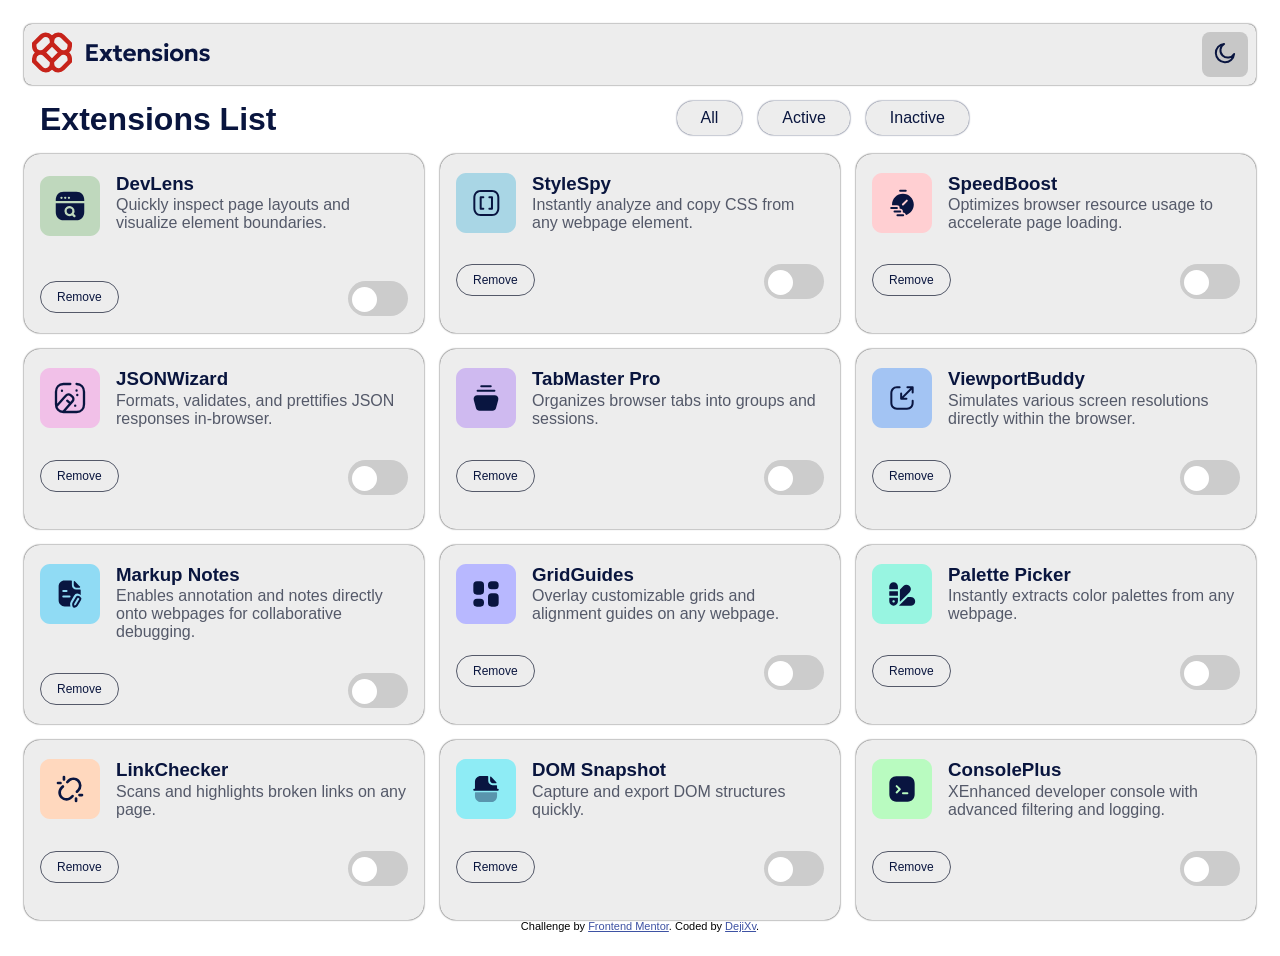
<file: index.html>
<!DOCTYPE html>
<html lang="en">
<head>
  <meta charset="UTF-8">
  <meta name="viewport" content="width=device-width, initial-scale=1.0"> <!-- displays site properly based on user's device -->

  <link rel="icon" type="image/png" sizes="32x32" href="./favicon-32x32.png">
  <link rel="stylesheet" href="index.css">
  
  <title>Frontend Mentor | Browser extensions manager UI</title>

  <!-- Feel free to remove these styles or customise in your own stylesheet 👍 -->
  <style>
    .attribution { font-size: 11px; text-align: center; }
    .attribution a { color: hsl(228, 45%, 44%); }
  </style>
</head>
<body>
  <nav>
    <ul class="nav-bar">
      <li><img src="./logo.svg" alt="logo"></li>
      <li class="sun-moon-container"><div class="sun-icon-container" id="sunIcon"><img src="./icon-sun.svg" alt=""></div><div class="moon-icon-container" id="moonIcon"><img src="./icon-moon.svg" alt=""></div></li>
    </ul>
  </nav>

  <div class="heading">
    <div class="heading-container">Extensions List</div>
    <div class="filter-controls-container">
    <div><button id="allButton" class="filter-button">All</button></div>
    <div><button id="activeButton" class="filter-button">Active</button></div>
    <div><button id="inactiveButton" class="filter-button">Inactive</button></div>
    </div>
  </div>

<div class="extension-grid" >
  <!-- grid starts -->
  <!-- 1-3 -->
  <div class="extension-tray" id="devLens" id="extension-tray">
    <div class="extension-info">
        <h1><img src="./logo-devlens.svg" alt=""></h1><div> <h3>DevLens</h3>
          <p>Quickly inspect page layouts and visualize element boundaries.</p>
          </div>
    </div>
    <div class="remove-add">
        <div><button id="removeExtension">Remove</button></div><div>   <label class="switch">
          <input type="checkbox">
          <span class="slider"></span>
         </label> </div>
    </div>
  </div>

  <div class="extension-tray" id="StyleSpy">
    <div class="extension-info">
        <h3><img src="./logo-style-spy.svg" alt=""></h3><div> <h3>StyleSpy</h3>
          <p>Instantly analyze and copy CSS from any webpage element.</p>
          </div>
    </div>
    <div class="remove-add">
        <div><button id="removeExtension">Remove</button></div><div>   <label class="switch">
          <input type="checkbox">
          <span class="slider"></span>
         </label> </div>
    </div>
  </div>

  <div class="extension-tray" id="SpeedBoost">
    <div class="extension-info">
        <h3><img src="./logo-speed-boost.svg" alt=""></h3><div> <h3>SpeedBoost</h3>
          <p>Optimizes browser resource usage to accelerate page loading.</p>
          </div>
    </div>
    <div class="remove-add">
        <div><button id="removeExtension">Remove</button></div><div>   <label class="switch">
          <input type="checkbox">
          <span class="slider"></span>
         </label> </div>
    </div>
  </div>

  <!-- 4-6 -->
  <div class="extension-tray" id="JSONWizard">
    <div class="extension-info">
        <h3><img src="./logo-json-wizard.svg" alt=""></h3><div> <h3>JSONWizard</h3>
          <p>Formats, validates, and prettifies JSON responses in-browser.</p>
          </div>
    </div>
    <div class="remove-add">
        <div><button id="removeExtension">Remove</button></div><div>   <label class="switch">
          <input type="checkbox">
          <span class="slider"></span>
         </label> </div>
    </div>
  </div>

  <div class="extension-tray" id="TabMasterPro">
    <div class="extension-info">
        <h3><img src="./logo-tab-master-pro.svg" alt=""></h3><div> <h3>TabMaster Pro</h3>
          <p>Organizes browser tabs into groups and sessions.</p>
          </div>
    </div>
    <div class="remove-add">
        <div><button id="removeExtension">Remove</button></div><div>   <label class="switch">
          <input type="checkbox">
          <span class="slider"></span>
         </label> </div>
    </div>
  </div>

  <div class="extension-tray" id="ViewportBuddy">
    <div class="extension-info">
        <h3><img src="./logo-viewport-buddy.svg" alt=""></h3><div>  <h3>ViewportBuddy</h3>
          <p>Simulates various screen resolutions directly within the browser.</p>
          </div>
    </div>
    <div class="remove-add">
        <div><button id="removeExtension">Remove</button></div><div>   <label class="switch">
          <input type="checkbox">
          <span class="slider"></span>
         </label> </div>
    </div>
  </div>

  <!-- 7-9 -->
  <div class="extension-tray" id="MarkupNotes">
    <div class="extension-info">
        <h3><img src="./logo-markup-notes.svg" alt=""></h3><div><h3>Markup Notes</h3>
          <p>Enables annotation and notes directly onto webpages for collaborative debugging.</p>
          </div>
    </div>
    <div class="remove-add">
        <div><button id="removeExtension">Remove</button></div><div>   <label class="switch">
          <input type="checkbox">
          <span class="slider"></span>
         </label> </div>
    </div>
  </div>

  <div class="extension-tray" id="GridGuides">
    <div class="extension-info">
        <h3><img src="./logo-grid-guides.svg" alt=""></h3><div><h3>GridGuides</h3>
          <p>Overlay customizable grids and alignment guides on any webpage.</p>
          </div>
    </div>
    <div class="remove-add">
        <div><button id="removeExtension">Remove</button></div><div>   <label class="switch">
          <input type="checkbox">
          <span class="slider"></span>
         </label> </div>
    </div>
  </div>

  <div class="extension-tray" id="PalettePicker">
    <div class="extension-info">
        <h3><img src="./logo-palette-picker.svg" alt=""></h3><div><h3>Palette Picker</h3>
          <p>Instantly extracts color palettes from any webpage.</p>
          </div>
    </div>
    <div class="remove-add">
        <div><button id="removeExtension">Remove</button></div><div>   <label class="switch">
          <input type="checkbox">
          <span class="slider"></span>
         </label> </div>
    </div>
  </div>

  <!-- 10-12 -->
  <div class="extension-tray" id="LinkChecker">
    <div class="extension-info">
        <h3><img src="./logo-link-checker.svg" alt=""></h3><div><h3>LinkChecker</h3>
          <p>Scans and highlights broken links on any page.</p>
          </div>
    </div>
    <div class="remove-add">
        <div><button id="removeExtension">Remove</button></div><div>   <label class="switch">
          <input type="checkbox">
          <span class="slider"></span>
         </label> </div>
    </div>
  </div>

  <div class="extension-tray" id="DOMSnapshot">
    <div class="extension-info">
        <h3><img src="./logo-dom-snapshot.svg" alt=""></h3><div><h3>DOM Snapshot</h3>
          <p>Capture and export DOM structures quickly.</p>
          </div>
    </div>
    <div class="remove-add">
        <div><button id="removeExtension">Remove</button></div><div>   <label class="switch">
          <input type="checkbox">
          <span class="slider"></span>
         </label> </div>
    </div>
  </div>

  <div class="extension-tray" id="ConsolePlus">
    <div class="extension-info">
        <h3><img src="./logo-console-plus.svg" alt=""></h3><div><h3>ConsolePlus</h3>
          <p>XEnhanced developer console with advanced filtering and logging.</h1>
          </div>
    </div>
    <div class="remove-add">
        <div><button id="removeExtension">Remove</button></div><div>   <label class="switch">
          <input type="checkbox">
          <span class="slider"></span>
         </label> </div>
    </div>
  </div>
  <!-- grid ends -->
</div>
  <div class="attribution">
    Challenge by <a href="https://www.frontendmentor.io?ref=challenge">Frontend Mentor</a>. 
    Coded by <a href="#">DejiXv</a>.
  </div>
  <script src="index.js"></script>
</body>
</html>
</file>
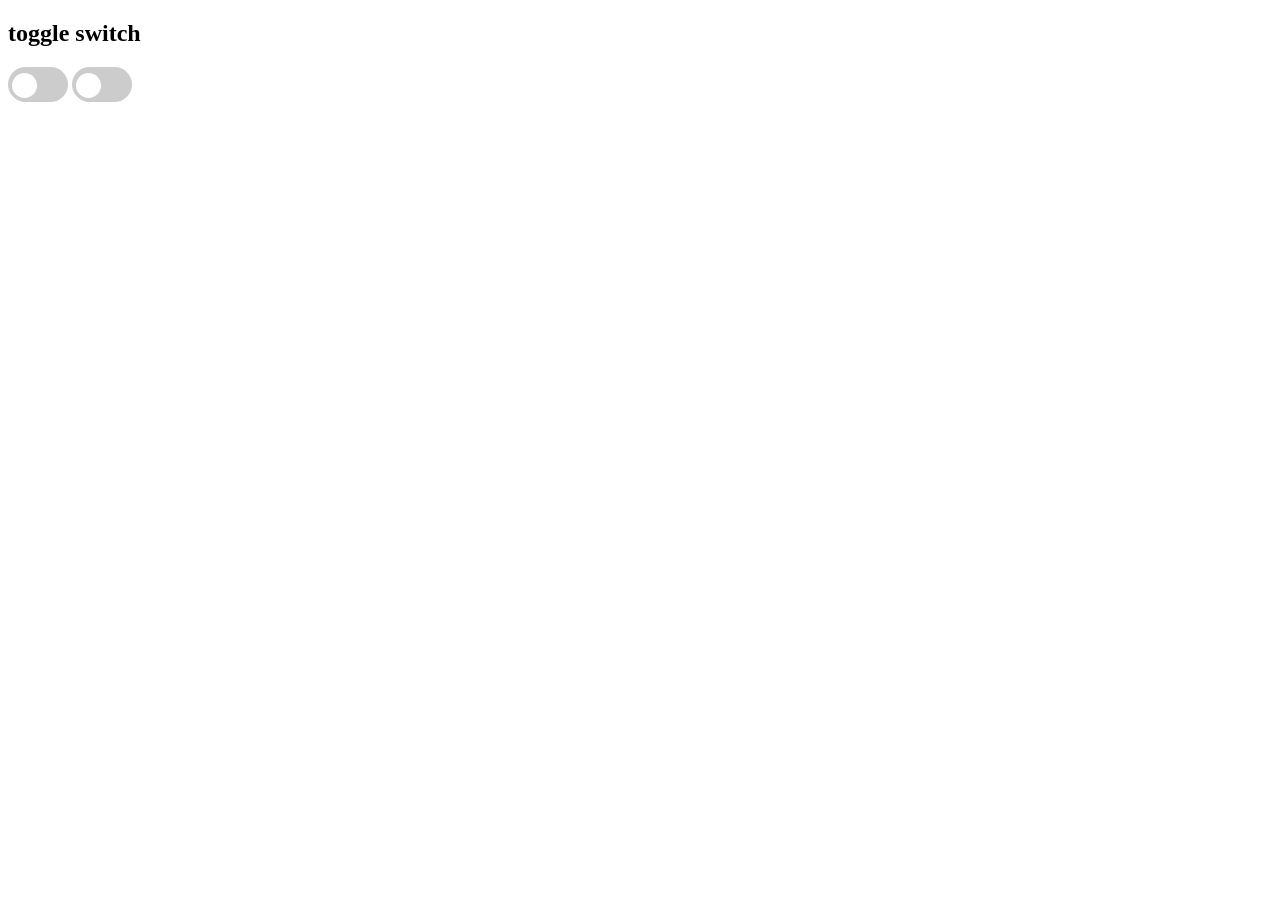
<file: icon.html>
<!DOCTYPE html>
<html lang="en">
<head>
    <meta charset="UTF-8">
    <meta http-equiv="X-UA-Compatible" content="IE=edge">
    <meta name="viewport" content="width=device-width, initial-scale=1.0">
    <title>Document</title>
    <style>

.switch{
    position: relative;
    display: inline-block;
    width: 60px;
    height: 35px;
}
.switch input{
    opacity: 0;
    width: 0;
    height: 0;
}
.slider{
    position: absolute;
    cursor: pointer;
    top: 0;
    bottom: 0;
    left: 0;
    right: 0;
    background-color: #ccc;
    transition: 0.4s;
    border-radius: 34px;
}
.slider::before{
    position: absolute;
    content: '';
    height: 25px;
    width: 25px;
    left: 4px;
    bottom: 4px;
    background-color: white;
    transition: 0.3s;
    border-radius: 50%;
}
input:checked + .slider{
    background-color: orangered;
}
input:checked + .slider::before{
    transform: translateX(26px);
}
input:focus + .slider{
    box-shadow: 0 0 1px orangered;
}
    </style>
</head>
<body>
   <h2>toggle switch</h2>
   <label class="switch">
    <input type="checkbox">
    <span class="slider"></span>
   </label> 

   <label class="switch">
    <input type="checkbox">
    <span class="slider"></span>
   </label> 
</body>
</html>
</file>
<file: index.css>
/* declaring variables */
:root{
    --Neutral-900: hsl(227, 75%, 14%);
    --Neutral-800: hsl(226, 25%, 17%);
    --Neutral-700: hsl(225, 23%, 24%);
    --Neutral-600: hsl(226, 11%, 37%);
    --Neutral-300: hsl(0, 0%, 78%);
    --Neutral-200: hsl(217, 61%, 90%);
    --Neutral-100: hsl(0, 0%, 93%);
    --Neutral-0: hsl(200, 60%, 99%);
    --Red-400: hsl(3, 86%, 64%);
    --Red-500: hsl(3, 71%, 56%);
    --Red-700: hsl(3, 77%, 44%);
    --Light-Gradient: linear-gradient(180deg, #EBF2FC 0%, #EEF8F9 100%);
    --Dark-Gradient: linear-gradient(180deg, #040918 0%, #091540 100%);
}
@import url('https://fonts.googleapis.com/css2?family=Noto+Sans:ital,wght@0,100..900;1,100..900&family=Outfit:wght@100..900&family=Red+Hat+Display:ital,wght@0,300..900;1,300..900&display=swap');
.background-color-600{
    background-color: var(--Neutral-600);
}
body{
    background: var(--light-Gradient);
    font-family: "Noto Sans", sans-serif;
    padding: 1rem 1rem;
}

/* navigation bar css */
ul{
    list-style: none;
}
.nav-bar{
    position: top;
    margin: auto 0;
    padding: .5rem;
    display: flex;
    justify-content: space-between;
    background-color: var(--Neutral-100);
    border-radius: .5rem;
    box-shadow: 0rem 0rem 0.1rem 0rem;
}
.sun-moon-container{
    display: flex;
}
.moon-icon-container{
 background-color: var(--Neutral-300);
 padding: .5rem .75rem;
 align-content: center;
 border-radius: .5rem;
 cursor: pointer;
}
.hide{
    display: none;
}
.sun-icon-container{
    background-color: var(--Neutral-700);
    border-radius: .5rem;
    align-content: center;
    padding: .5rem .75rem;
    cursor: pointer;
    display: none;
}
.show{
    display: block;
}
/* EXTENSION LIST css */
.heading{
    display: flex;
    flex-direction: column;
    justify-self: center;
    padding: 1rem;
    gap: 0.5rem;
}
.heading-container{
    text-align: center;
    font-weight: 900;
    font-size: 2rem;
    color: var(--Neutral-900);
}
.filter-controls-container{
    display: flex;
    gap: 1rem;
}
.filterActive{
    background-color: var(--Red-500) !important;
    transition: .3s !important;
}
.filter-controls-container button{
    padding: .5rem 1.5rem;
    border: none;
    border-radius: 1rem;
    color: var(--Neutral-900);
    font-weight: 500;
    background-color: var(--Neutral-100);
    box-shadow: 0 0 0.1rem 0;
    font-size: 1rem;
}

/* GRID */
.extension-grid{
    display: grid;
    grid-template-columns: auto ;
    grid-template-rows: repeat(12, auto);
    gap: 1rem;
}
#devLens{
    grid-row: 1/2;
    grid-column: 1/2;
}
#StyleSpy{
    grid-row: 2/3;
    grid-column: 1/2;
}
#SpeedBoost{
    grid-row: 3/4;
    grid-column: 1/2;
}
#JSONWizard{
    grid-row: 4/5;
    grid-column: 1/2;
}
#TabMasterPro{
    grid-row: 5/6;
    grid-column: 1/2;
}
#ViewportBuddy{
    grid-row: 6/7;
    grid-column: 1/2;
}
#MarkupNotes{
    grid-row: 7/8;
    grid-column: 1/2;
}
#GridGuides{
    grid-row: 8/9;
    grid-column: 1/2;
}
#PalettePicker{
    grid-row: 9/10;
    grid-column: 1/2;
}
#LinkChecker{
    grid-row: 10/11;
    grid-column: 1/2;
}
#DOMSnapshot{
    grid-row: 11/12;
    grid-column: 1/2;
}
#ConsolePlus{
    grid-row: 12/13;
    grid-column: 1/2;
}
.extension-tray{
    background-color: var(--Neutral-100);
    box-shadow: 0rem 0rem 0.1rem 0rem;
    border-radius: 1rem;
    padding: 1rem;
    padding-top: 0.01rem;
    display: flex;
    flex-direction: column;
    gap: 1rem;
    border: 1rem var(--Neutral-100);
}
.extension-info{
    display: flex;
    gap: 1rem;
}
h3{
    margin-bottom: .1rem;
    color: var(--Neutral-900);
}
p{
    margin-top: 0.1rem;
    color: var(--Neutral-600);
}
.remove-add{
    display: flex;
    justify-content: space-between;
}
.remove-add button{
    padding: .5rem 1rem;
    border: 1px var(--Neutral-600) solid;
    border-radius: 1rem;
    color: var(--Neutral-900);
    font-weight: 500;
    font-size: 12px;
    background-color: var(--Neutral-100);
    cursor: pointer; 
}
/* HANDLES the toggle button */
.switch{
    position: relative;
    display: inline-block;
    width: 60px;
    height: 35px;
}
.switch input{
    opacity: 0;
    width: 0;
    height: 0;
}
.slider{
    position: absolute;
    cursor: pointer;
    top: 0;
    bottom: 0;
    left: 0;
    right: 0;
    background-color: #ccc;
    transition: 0.4s;
    border-radius: 34px;
}
.slider::before{
    position: absolute;
    content: '';
    height: 25px;
    width: 25px;
    left: 4px;
    bottom: 4px;
    background-color: white;
    transition: 0.3s;
    border-radius: 50%;
}
input:checked + .slider{
    background-color: var(--Red-700);
}
input:checked + .slider::before{
    transform: translateX(26px);
}
input:focus + .slider{
    box-shadow: 0 0 1px var(--Red-700);
}
#removeExtension:hover{
 color: var(--Red-400);
}
/* end */

@media screen and (min-width: 800px) {
    .heading{
        display: flex;
        flex-direction: unset;
        justify-self: center;
        padding: 1rem;
        gap: 10rem;
    }
    .heading-container{
        text-align: unset;
        font-weight: 900;
        font-size: 2rem;
        color: var(--Neutral-900);
    }
    .filter-controls-container{
        display: flex;
        gap: 1rem;
        justify-self: right;
    }


    /* GRID */
.extension-grid{
    display: grid;
    grid-template-columns: repeat(3, 1fr);
    grid-template-rows: repeat(4, 1fr);
    gap: 1rem;
}
#devLens{
    grid-row: 1/2;
    grid-column: 1/2;
}
#StyleSpy{
    grid-row: 1/2;
    grid-column: 2/3;
}
#SpeedBoost{
    grid-row: 1/2;
    grid-column: 3/4;
}
#JSONWizard{
    grid-row: 2/3;
    grid-column: 1/2;
}
#TabMasterPro{
    grid-row: 2/3;
    grid-column: 2/3;
}
#ViewportBuddy{
    grid-row: 2/3;
    grid-column: 3/4;
}
#MarkupNotes{
    grid-row: 3/4;
    grid-column: 1/2;
}
#GridGuides{
    grid-row: 3/4;
    grid-column: 2/3;
}
#PalettePicker{
    grid-row: 3/4;
    grid-column: 3/4;
}
#LinkChecker{
    grid-row: 4/5;
    grid-column: 1/2;
}
#DOMSnapshot{
    grid-row: 4/5;
    grid-column: 2/3;
}
#ConsolePlus{
    grid-row: 4/5;
    grid-column: 3/4;
}
}

@media screen and (min-width: 1000px) {
    .heading{
        gap: 25rem;
    }
}

@media screen and (min-width: 1300px) {
    .heading{
        gap: 35rem;
    }
}
</file>
